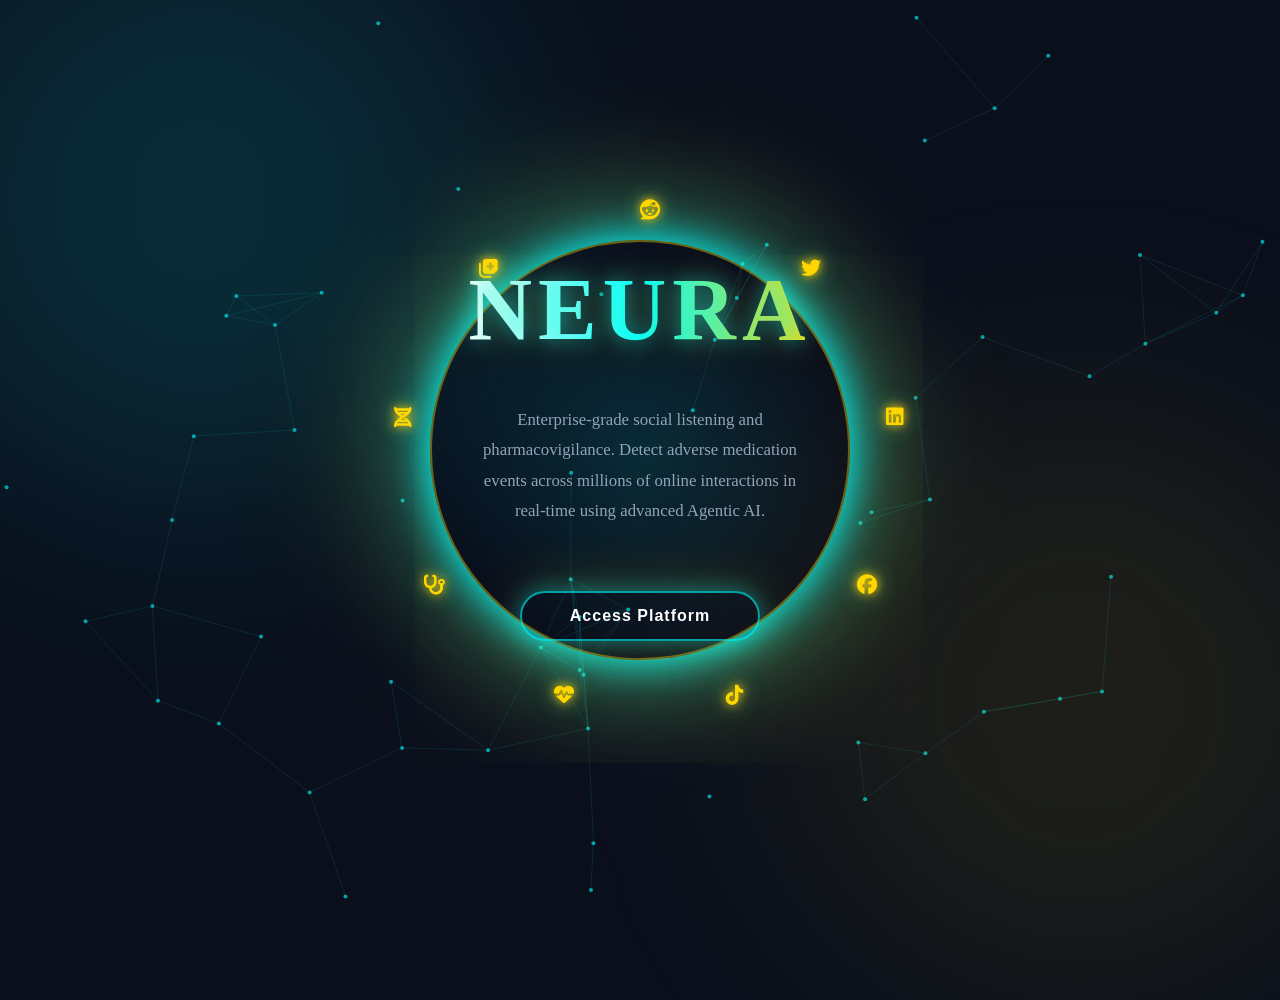
<file: index.html>
<!DOCTYPE html>
<html lang="en">
<head>
    <meta charset="UTF-8">
    <meta name="viewport" content="width=device-width, initial-scale=1.0">
    <title>NEURA - Intelligent Social Listening</title>
    <link href="https://fonts.googleapis.com/css2?family=Inter:wght@300;400;600;800&display=swap" rel="stylesheet">
    <link rel="stylesheet" href="https://cdnjs.cloudflare.com/ajax/libs/font-awesome/6.5.0/css/all.min.css">
   <style> 
    /* ===== RESET ===== */
* {
    margin: 0;
    padding: 0;
    box-sizing: border-box;
}

:root {
    --cyan: #00ffff;
    --gold: #ffd700;
    --bg: #0a0f1c;
    --text: #e2e8f0;
    --muted: #94a3b8;
}

/* ===== BODY ===== */
body {
    font-family: 'Inter', sans-serif;
    background: var(--bg);
    color: var(--text);
    overflow: hidden;

    display: flex;
    align-items: center;
    justify-content: center;
    min-height: 100vh;
}

/* ===== NETWORK CANVAS ===== */
#network {
    position: fixed;
    inset: 0;
    z-index: 0;
}

/* ===== AMBIENT GLOW ===== */
body::before,
body::after {
    content: "";
    position: absolute;
    width: 600px;
    height: 600px;
    border-radius: 50%;
    filter: blur(120px);
    z-index: 0;
}

body::before {
    top: -100px;
    left: -100px;
    background: rgba(0,255,255,0.12);
}

body::after {
    bottom: -100px;
    right: -100px;
    background: rgba(255,215,0,0.08);
}

/* ===== CORE RING ===== */
.ring {
    position: absolute;
    top: 50%;
    left: 50%;
    width: 420px;
    height: 420px;
    transform: translate(-50%, -50%);
    border-radius: 50%;

    background: radial-gradient(circle, rgba(0,255,255,0.12), transparent 70%);

    box-shadow:
        0 0 40px var(--cyan),
        0 0 120px rgba(0,255,255,0.5),
        0 0 180px rgba(255,215,0,0.4);

    animation: rotate 18s linear infinite;
    z-index: 1;
}

.ring::before {
    content: "";
    position: absolute;
    inset: 0;
    border-radius: 50%;
    border: 2px solid rgba(255,215,0,0.4);
    animation: pulse 3s infinite;
}

@keyframes rotate {
    to { transform: translate(-50%, -50%) rotate(360deg); }
}

@keyframes pulse {
    0% { transform: scale(1); opacity: 1; }
    100% { transform: scale(1.15); opacity: 0; }
}

/* ===== ORBIT ICON SYSTEM ===== */
.icons {
    position: absolute;
    top: 50%;
    left: 50%;
    width: 520px;
    height: 520px;
    transform: translate(-50%, -50%);
    z-index: 2;
    animation: spin 35s linear infinite;
}

@keyframes spin {
    to { transform: translate(-50%, -50%) rotate(360deg); }
}

.icons i {
    position: absolute;
    top: 50%;
    left: 50%;
    font-size: 20px;
    color: var(--gold);

    transform-origin: center;

    text-shadow:
        0 0 10px var(--gold),
        0 0 20px rgba(215, 193, 63, 0.611),
        0 0 30px rgba(0,255,255,0.3);
}

/* evenly distributed orbit */
.icons i:nth-child(1) { transform: rotate(0deg) translateY(-250px) rotate(0deg); }
.icons i:nth-child(2) { transform: rotate(40deg) translateY(-250px) rotate(-40deg); }
.icons i:nth-child(3) { transform: rotate(80deg) translateY(-250px) rotate(-80deg); }
.icons i:nth-child(4) { transform: rotate(120deg) translateY(-250px) rotate(-120deg); }
.icons i:nth-child(5) { transform: rotate(160deg) translateY(-250px) rotate(-160deg); }
.icons i:nth-child(6) { transform: rotate(200deg) translateY(-250px) rotate(-200deg); }
.icons i:nth-child(7) { transform: rotate(240deg) translateY(-250px) rotate(-240deg); }
.icons i:nth-child(8) { transform: rotate(280deg) translateY(-250px) rotate(-280deg); }
.icons i:nth-child(9) { transform: rotate(320deg) translateY(-250px) rotate(-320deg); }

.hero-container {
    position: absolute;
    top: 50%;
    left: 50%;
    transform: translate(-50%, -50%);
    z-index: 10;

    padding: 70px 90px;

    background: none;
    backdrop-filter: none;

    border-radius: 0;
    color: white;

    border: none;
    font-family : 'Times New Roman', Times , serif;
    box-shadow: none;

    text-align: center;
    width: 500px;
    height: 500px;
    display: flex;
    flex-direction: column;
    align-items: center;
    justify-content: center;
}

h1 {
    margin: 0 0 20px 0;
    font-size: 3.5rem;
}

.subtitle {
    margin: 20px 0 30px 0;
    font-size: 0.95rem;
    line-height: 1.6;
}

.btn {
    margin-top: 20px;
}

/* ===== TITLE ===== */
h1 {
    font-size: 5.5rem;
    font-weight: 800;
    letter-spacing: 6px;

    background: linear-gradient(90deg, #ffffff, var(--cyan), var(--gold));
    background-clip: text;
    -webkit-text-fill-color: transparent;

    text-shadow:
        0 0 20px rgba(0,255,255,0.5),
        0 0 40px rgba(255,215,0,0.3);
}

/* ===== SUBTITLE ===== */
.subtitle {
    font-size: 1.05rem;
    color: var(--muted);
    line-height: 1.8;
    margin: 25px 0 45px;
    max-width: 650px;
}

/* ===== BUTTON ===== */
.btn {
    padding: 14px 48px;
    border-radius: 50px;
    border: 2px solid rgba(0,255,255,0.6);
    background: transparent;
    color: white;
    font-weight: 600;
    cursor: pointer;

    transition: 0.3s;

    box-shadow:
        0 0 25px rgba(0,255,255,0.4),
        0 0 60px rgba(255,215,0,0.2);
}

.btn:hover {
    background: rgba(0,255,255,0.1);

    box-shadow:
        0 0 50px rgba(0,255,255,0.8),
        0 0 100px rgba(255,215,0,0.5);

    transform: translateY(-3px);
}

/* ===== MODAL ===== */
.modal-overlay {
    position: fixed;
    inset: 0;
    background: rgba(0,0,0,0.7);
    backdrop-filter: blur(8px);
    display: none;
    align-items: center;
    justify-content: center;
    z-index: 100;
}

.modal {
    background: rgba(15,23,42,0.95);
    border: 1px solid rgba(0,255,255,0.2);
    border-radius: 16px;
    padding: 40px;
    width: 100%;
    max-width: 400px;

    box-shadow:
        0 0 30px rgba(0,255,255,0.2);

    animation: pop 0.3s ease;
}

@keyframes pop {
    from { transform: scale(0.9); opacity: 0; }
    to { transform: scale(1); opacity: 1; }
}

/* ===== INPUT ===== */
.input-group {
    margin-bottom: 20px;
}

.input-group label {
    font-size: 0.8rem;
    color: var(--muted);
    display: block;
    margin-bottom: 6px;
}

.input-group input {
    width: 100%;
    padding: 12px;
    background: rgba(0,0,0,0.4);
    border: 1px solid rgba(255,255,255,0.1);
    border-radius: 8px;
    color: white;
    outline: none;
}

.input-group input:focus {
    border-color: var(--cyan);
    box-shadow: 0 0 10px rgba(0,255,255,0.3);
}

/* ===== AUTH BUTTON ===== */
.auth-btn {
    width: 100%;
    padding: 12px;
    background: var(--cyan);
    color: black;
    border: none;
    border-radius: 8px;
    font-weight: 600;
    cursor: pointer;
}

/* ===== ERROR ===== */
.error-msg {
    font-size: 0.85rem;
    text-align: center;
    margin-top: 10px;
    display: none;
    color: #ff6b6b;
}

/* ===== WAVE CONTAINER ===== */
.wave-container {
    position: fixed;
    top: 50%;
    left: 50%;
    transform: translate(-50%, -50%);
    width: 800px;
    height: 800px;
    z-index: 1;
    pointer-events: none;
}

svg.wave {
    position: absolute;
    width: 100%;
    height: 100%;
    filter: drop-shadow(0 0 20px rgba(0, 255, 255, 0.3));
}

svg.wave path {
    fill: none;
    stroke-linecap: round;
    stroke-linejoin: round;
}

/* ===== MESH CONTAINER ===== */
.mesh-container {
    position: fixed;
    top: 50%;
    left: 50%;
    transform: translate(-50%, -50%);
    width: 700px;
    height: 700px;
    z-index: 2;
    pointer-events: none;
}

canvas#mesh {
    position: absolute;
    width: 100%;
    height: 100%;
}

/* ===== CORE GLOW ===== */
.core-glow {
    position: fixed;
    top: 50%;
    left: 50%;
    transform: translate(-50%, -50%);
    width: 180px;
    height: 180px;
    border-radius: 50%;
    background: radial-gradient(circle, rgba(0, 255, 255, 0.7), rgba(0, 255, 255, 0.2), transparent);
    filter: blur(40px);
    box-shadow: 
        0 0 100px rgba(0, 255, 255, 0.6),
        0 0 150px rgba(0, 255, 255, 0.3);
    animation: pulseglow 3s ease-in-out infinite;
    z-index: 4;
}

@keyframes pulseglow {
    0%, 100% { 
        transform: translate(-50%, -50%) scale(1);
        opacity: 1;
    }
    50% { 
        transform: translate(-50%, -50%) scale(1.2);
        opacity: 0.8;
    }
}

/* ===== UPDATE Z-INDEX FOR RING ===== */
.ring {
    z-index: 3;
}

/* ===== UPDATE Z-INDEX FOR ICONS ===== */
.icons {
    z-index: 5;
}

/* ===== UPDATE Z-INDEX FOR HERO ===== */
.hero-container {
    z-index: 10;
}

/* ===== UPDATE MODAL Z-INDEX ===== */
.modal-overlay {
    z-index: 1000;
}

/* ===== MODAL HEADING ===== */
.modal h2 {
    margin-top: 0;
    margin-bottom: 25px;
    font-weight: 600;
    text-align: center;
    color: var(--cyan);
    letter-spacing: 2px;
}

/* ===== SWITCH MODE ===== */
.switch-mode {
    text-align: center;
    margin-top: 20px;
    font-size: 0.85rem;
    color: var(--muted);
}

.switch-mode span {
    color: var(--cyan);
    cursor: pointer;
    font-weight: 600;
}

.switch-mode span:hover {
    text-decoration: underline;
}

/* ===== BUTTON IMPROVEMENTS ===== */
.btn {
    font-size: 1rem;
    letter-spacing: 1px;
}

.btn:active {
    transform: translateY(-1px);
}

/* ===== INPUT IMPROVEMENTS ===== */
.input-group input {
    font-size: 0.95rem;
    transition: all 0.3s;
}

.input-group input:focus {
    background: rgba(0,0,0,0.6);
}

.input-group label {
    text-transform: uppercase;
    font-weight: 500;
    letter-spacing: 0.5px;
}

/* ===== AUTH BUTTON IMPROVEMENTS ===== */
.auth-btn {
    margin-top: 10px;
    transition: all 0.3s;
    font-size: 1rem;
}

.auth-btn:hover {
    box-shadow: 0 0 25px rgba(0,255,255,0.5);
    transform: translateY(-2px);
}

/* ===== RESPONSIVE ===== */
@media (max-width: 768px) {
    h1 {
        font-size: 3.5rem;
        letter-spacing: 3px;
    }
    
    .hero-container {
        padding: 50px 40px;
    }
    
    .subtitle {
        font-size: 0.95rem;
    }
    
    .wave-container,
    .mesh-container,
    .icons {
        width: 500px;
        height: 500px;
    }
    
    .icons i:nth-child(1) { transform: rotate(0deg) translateY(-190px) rotate(0deg); }
    .icons i:nth-child(2) { transform: rotate(40deg) translateY(-190px) rotate(-40deg); }
    .icons i:nth-child(3) { transform: rotate(80deg) translateY(-190px) rotate(-80deg); }
    .icons i:nth-child(4) { transform: rotate(120deg) translateY(-190px) rotate(-120deg); }
    .icons i:nth-child(5) { transform: rotate(160deg) translateY(-190px) rotate(-160deg); }
    .icons i:nth-child(6) { transform: rotate(200deg) translateY(-190px) rotate(-200deg); }
    .icons i:nth-child(7) { transform: rotate(240deg) translateY(-190px) rotate(-240deg); }
    .icons i:nth-child(8) { transform: rotate(280deg) translateY(-190px) rotate(-280deg); }
    .icons i:nth-child(9) { transform: rotate(320deg) translateY(-190px) rotate(-320deg); }
}
   </style> 

    
</head>
<body>
    <canvas id ="network"></canvas>
    <div class="ring"></div> 
    <div class="icons">
  <i class="fab fa-reddit"></i>
  <i class="fab fa-twitter"></i>
  <i class="fab fa-linkedin"></i>
  <i class="fab fa-facebook"></i>
  <i class="fab fa-tiktok"></i>
  <i class="fas fa-heartbeat"></i>
  <i class="fas fa-stethoscope"></i>
  <i class="fas fa-dna"></i>
  <i class="fas fa-notes-medical"></i>
</div>
    
    <div class="glow-orb-1"></div>
    <div class="glow-orb-2"></div>

    <div class="hero-container">
        <h1>NEURA</h1>
        <p class="subtitle">Enterprise-grade social listening and pharmacovigilance. Detect adverse medication events across millions of online interactions in real-time using advanced Agentic AI.</p>
        <button class="btn" onclick="openModal()">Access Platform</button>
    </div>

    <!-- Auth Modal -->
    <div class="modal-overlay" id="auth-modal">
        <div class="modal">
            <h2 id="modal-title">Sign In</h2>
            
            <div class="input-group">
                <label>Email Address</label>
                <input type="email" id="auth-email" placeholder="you@company.com" required>
            </div>
            
            <div class="input-group">
                <label>Password</label>
                <input type="password" id="auth-password" placeholder="••••••••" required>
            </div>
            
            <div id="auth-error" class="error-msg"></div>
            
            <button class="auth-btn" id="auth-submit-btn" onclick="submitAuth()">Sign In</button>
            
            <div class="switch-mode">
                <span id="mode-text">Don't have an account? <span onclick="toggleMode()">Register here</span></span>
            </div>
        </div>
    </div>

    <script>
    let isLoginMode = true;

    // Auto-redirect if already logged in
    if (localStorage.getItem('hp_token')) {
        window.location.href = '/static/portal.html';
    }

    function openModal() {
        document.getElementById('auth-modal').style.display = 'flex';
    }

    // Close modal when clicking outside
    document.getElementById('auth-modal').addEventListener('click', function(e) {
        if (e.target === this) this.style.display = 'none';
    });

    function toggleMode() {
        isLoginMode = !isLoginMode;
        document.getElementById('modal-title').innerText = isLoginMode ? 'Sign In' : 'Create Account';
        document.getElementById('auth-submit-btn').innerText = isLoginMode ? 'Sign In' : 'Register';
        
        if(isLoginMode) {
            document.getElementById('mode-text').innerHTML = `Don't have an account? <span onclick="toggleMode()">Register here</span>`;
        } else {
            document.getElementById('mode-text').innerHTML = `Already have an account? <span onclick="toggleMode()">Sign in</span>`;
        }
        document.getElementById('auth-error').style.display = 'none';
    }

    async function submitAuth() {
        const email = document.getElementById('auth-email').value;
        const password = document.getElementById('auth-password').value;
        const errorDiv = document.getElementById('auth-error');
        const btn = document.getElementById('auth-submit-btn');
        
        if(!email || !password) {
            errorDiv.innerText = "Please fill in all fields.";
            errorDiv.style.display = 'block';
            return;
        }

        btn.innerText = 'Processing...';
        btn.disabled = true;
        errorDiv.style.display = 'none';

        const endpoint = isLoginMode ? '/login' : '/register';
        
        try {
            let bodyData;
            let headers = {};
            
            if (isLoginMode) {
                bodyData = new URLSearchParams();
                bodyData.append('username', email);
                bodyData.append('password', password);
                headers = {'Content-Type': 'application/x-www-form-urlencoded'};
            } else {
                bodyData = JSON.stringify({ email: email, password: password });
                headers = {'Content-Type': 'application/json'};
            }

            const response = await fetch(endpoint, {
                method: 'POST',
                headers: headers,
                body: bodyData
            });

            const responseText = await response.text();
            let data;

            try {
                data = JSON.parse(responseText);
            } catch (e) {
                throw new Error(responseText || "Server error occurred");
            }

            if (!response.ok) {
                throw new Error(data.detail || "Authentication failed");
            }

            if (isLoginMode) {
                localStorage.setItem('hp_token', data.access_token);
                window.location.href = '/static/portal.html';
            } else {
                errorDiv.innerText = "Registration successful! Please sign in.";
                errorDiv.style.color = "#10b981"; 
                errorDiv.style.display = 'block';
                toggleMode(); 
            }

        } catch (err) {
            errorDiv.innerText = err.message;
            errorDiv.style.color = "#ef4444";
            errorDiv.style.display = 'block';
        } finally {
            btn.innerText = isLoginMode ? 'Sign In' : 'Register';
            btn.disabled = false;
        }
    }
</script>

<script>
const canvas = document.getElementById("network");
const ctx = canvas.getContext("2d");

canvas.width = window.innerWidth;
canvas.height = window.innerHeight;

let nodes = [];

for (let i = 0; i < 60; i++) {
    nodes.push({
        x: Math.random() * canvas.width,
        y: Math.random() * canvas.height,
        dx: (Math.random() - 0.5),
        dy: (Math.random() - 0.5)
    });
}

function draw() {
    ctx.clearRect(0, 0, canvas.width, canvas.height);

    nodes.forEach(n => {
        n.x += n.dx;
        n.y += n.dy;

        if (n.x < 0 || n.x > canvas.width) n.dx *= -1;
        if (n.y < 0 || n.y > canvas.height) n.dy *= -1;

        ctx.beginPath();
        ctx.arc(n.x, n.y, 2, 0, Math.PI * 2);
        ctx.fillStyle = "rgba(0,255,255,0.6)";
        ctx.fill();
    });

    for (let i = 0; i < nodes.length; i++) {
        for (let j = i + 1; j < nodes.length; j++) {
            let dx = nodes[i].x - nodes[j].x;
            let dy = nodes[i].y - nodes[j].y;
            let dist = Math.sqrt(dx*dx + dy*dy);

            if (dist < 120) {
                ctx.beginPath();
                ctx.moveTo(nodes[i].x, nodes[i].y);
                ctx.lineTo(nodes[j].x, nodes[j].y);
                ctx.strokeStyle = "rgba(0,255,255,0.1)";
                ctx.stroke();
            }
        }
    }

    requestAnimationFrame(draw);
}

draw();
</script>

</body>
</html>
</file>
